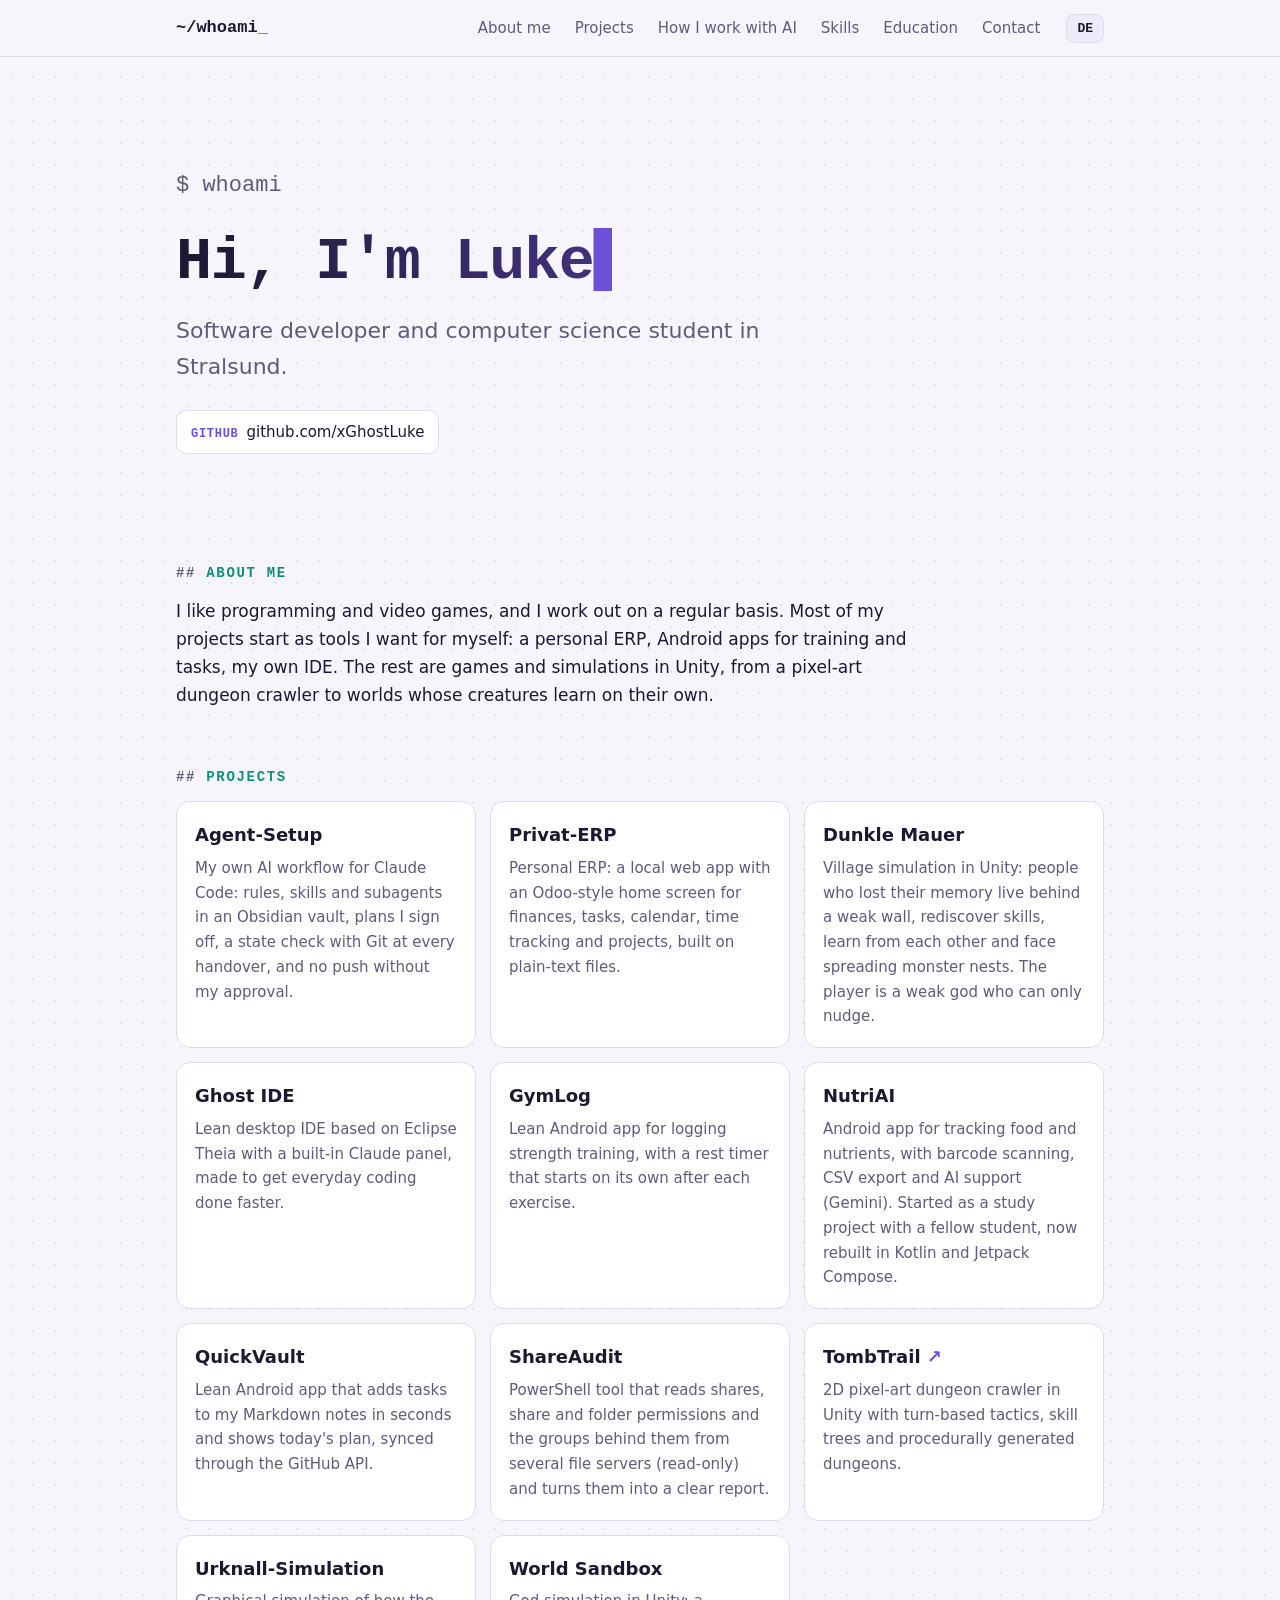
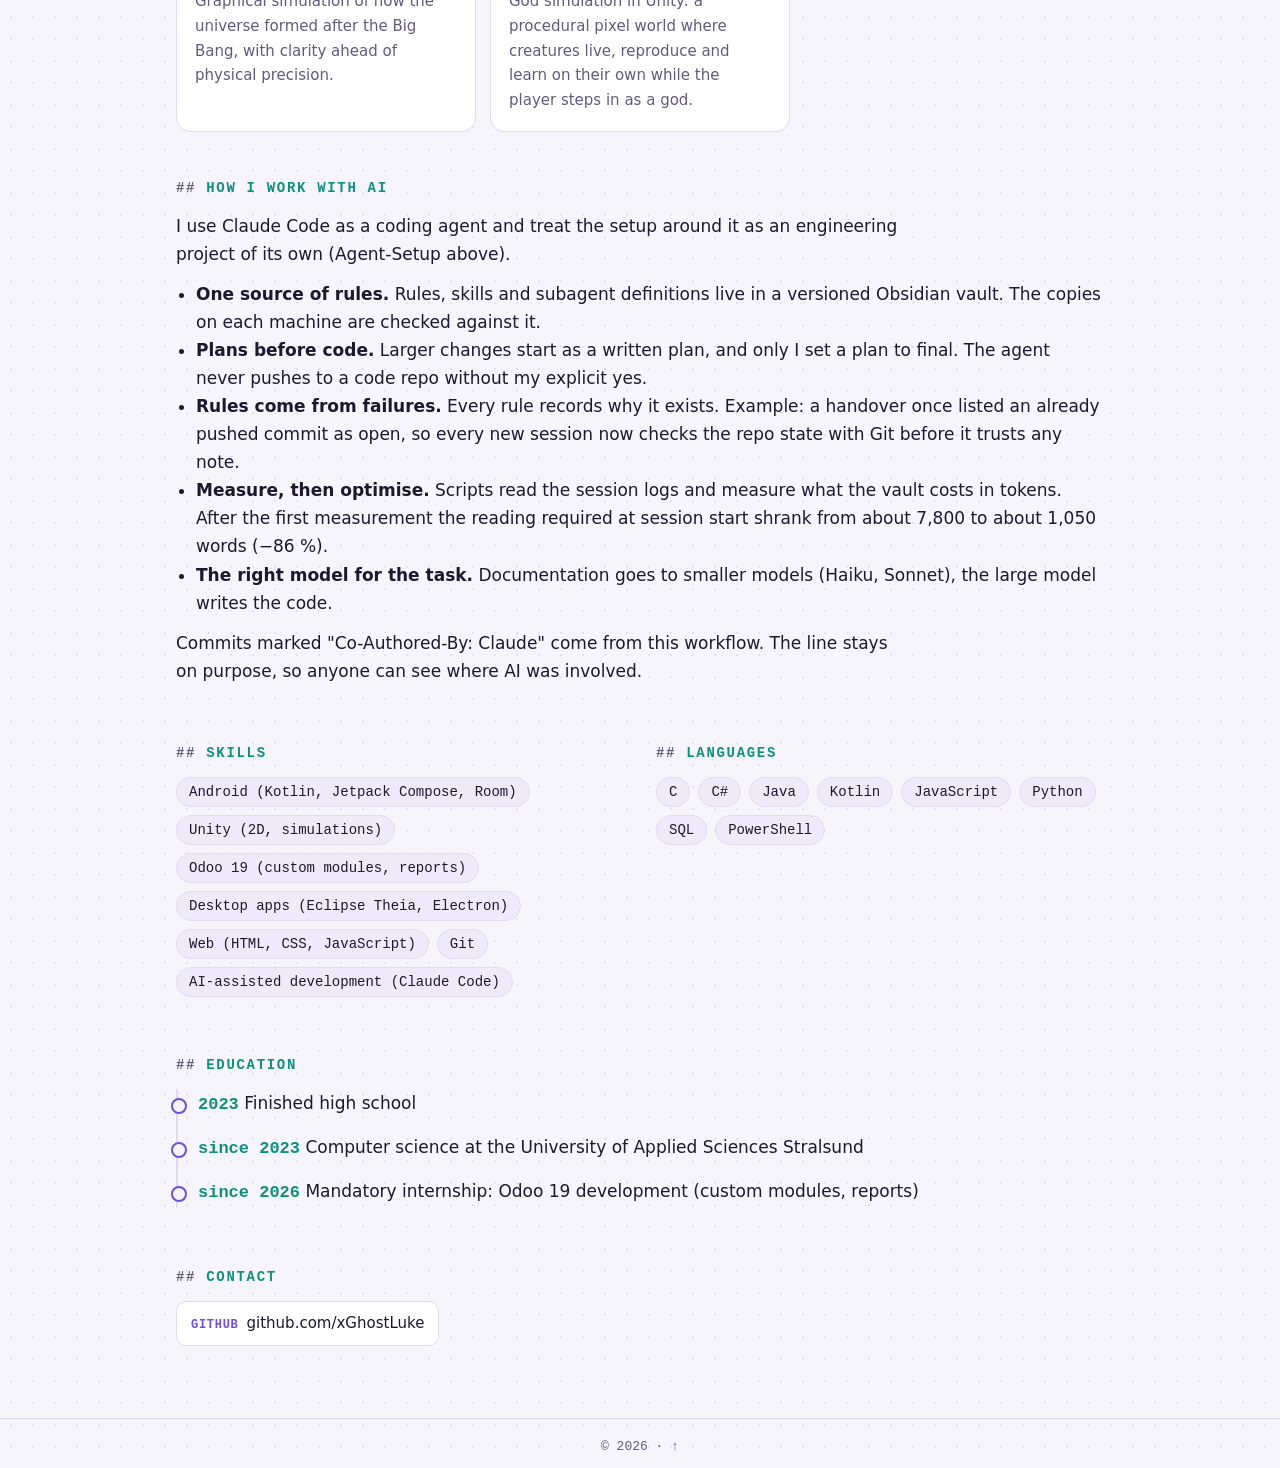
<file: index.html>
<!doctype html>
<!-- Gebaut vom Privat-ERP (App Website) aus der Vault-Notiz. Änderungen dort machen, nicht hier. -->
<html lang="en" data-lang="en">
<head>
<meta charset="utf-8">
<meta name="viewport" content="width=device-width, initial-scale=1">
<title>WhoAmI</title>
<meta name="description" content="Software developer and computer science student in Stralsund.">
<link rel="stylesheet" href="css/style.css">
<script src="js/script.js" defer></script>
</head>
<body>
<header class="top">
  <div class="bar">
    <a class="brand" href="#top">~/whoami</a>
    <nav class="wide" aria-label="Sections"><ul><li><a href="#about"><span class="l-en" lang="en">About me</span><span class="l-de" lang="de">Über mich</span></a></li>
<li><a href="#projects"><span class="l-en" lang="en">Projects</span><span class="l-de" lang="de">Projekte</span></a></li>
<li><a href="#ai"><span class="l-en" lang="en">How I work with AI</span><span class="l-de" lang="de">Wie ich mit KI arbeite</span></a></li>
<li><a href="#skills">Skills</a></li>
<li><a href="#education"><span class="l-en" lang="en">Education</span><span class="l-de" lang="de">Ausbildung</span></a></li>
<li><a href="#contact"><span class="l-en" lang="en">Contact</span><span class="l-de" lang="de">Kontakt</span></a></li></ul></nav>
    <button type="button" class="lang" id="lang"  aria-label="Sprache wechseln / switch language"><span class="l-en">DE</span><span class="l-de">EN</span></button>
    <details class="narrow">
      <summary aria-label="Menu">☰</summary>
      <nav aria-label="Sections"><ul><li><a href="#about"><span class="l-en" lang="en">About me</span><span class="l-de" lang="de">Über mich</span></a></li>
<li><a href="#projects"><span class="l-en" lang="en">Projects</span><span class="l-de" lang="de">Projekte</span></a></li>
<li><a href="#ai"><span class="l-en" lang="en">How I work with AI</span><span class="l-de" lang="de">Wie ich mit KI arbeite</span></a></li>
<li><a href="#skills">Skills</a></li>
<li><a href="#education"><span class="l-en" lang="en">Education</span><span class="l-de" lang="de">Ausbildung</span></a></li>
<li><a href="#contact"><span class="l-en" lang="en">Contact</span><span class="l-de" lang="de">Kontakt</span></a></li></ul></nav>
    </details>
  </div>
</header>

<main id="top">
  <section class="hero">
    <p class="prompt">$ whoami</p>
    <h1 id="headline" data-en="Hi, I&#x27;m Luke" data-de="Hi, ich bin Luke"><span class="l-en" lang="en">Hi, I&#x27;m Luke</span><span class="l-de" lang="de">Hi, ich bin Luke</span></h1>
    <p class="l-en" lang="en">Software developer and computer science student in Stralsund.</p><p class="l-de" lang="de">Softwareentwickler und Informatikstudent in Stralsund.</p>
    <div class="contacts"><a class="contact" href="https://github.com/xGhostLuke" rel="noopener"><span>GitHub</span>github.com/xGhostLuke</a></div>
  </section>
  <section id="about" class=""><h2><span class="l-en" lang="en">About me</span><span class="l-de" lang="de">Über mich</span></h2><div class="l-en" lang="en"><p>I like programming and video games, and I work out on a regular basis. Most of my projects start as tools I want for myself: a personal ERP, Android apps for training and tasks, my own IDE. The rest are games and simulations in Unity, from a pixel-art dungeon crawler to worlds whose creatures learn on their own.</p></div><div class="l-de" lang="de"><p>Ich programmiere gern, spiele Videospiele und mache regelmäßig Sport. Die meisten meiner Projekte beginnen als Werkzeug für mich selbst: ein persönliches ERP, Android-Apps für Training und Aufgaben, eine eigene IDE. Der Rest sind Spiele und Simulationen in Unity, vom Pixel-Art-Dungeon-Crawler bis zu Welten, deren Kreaturen selbst lernen.</p></div></section>
  <section id="projects"><h2><span class="l-en" lang="en">Projects</span><span class="l-de" lang="de">Projekte</span></h2><div class="projects"><article class="project"><h3>Agent-Setup</h3><p class="l-en" lang="en">My own AI workflow for Claude Code: rules, skills and subagents in an Obsidian vault, plans I sign off, a state check with Git at every handover, and no push without my approval.</p><p class="l-de" lang="de">Eigener KI-Workflow für Claude Code: Regeln, Skills und Subagenten in einem Obsidian-Vault, Pläne, die ich freigebe, eine Zustandsprüfung per Git bei jeder Übergabe und Push nur nach meinem Ja.</p></article><article class="project"><h3>Privat-ERP</h3><p class="l-en" lang="en">Personal ERP: a local web app with an Odoo-style home screen for finances, tasks, calendar, time tracking and projects, built on plain-text files.</p><p class="l-de" lang="de">Persönliches ERP: lokale Web-App mit Startbildschirm wie in Odoo für Finanzen, Aufgaben, Kalender, Zeiterfassung und Projekte, auf Basis von Textdateien.</p></article><article class="project"><h3>Dunkle Mauer</h3><p class="l-en" lang="en">Village simulation in Unity: people who lost their memory live behind a weak wall, rediscover skills, learn from each other and face spreading monster nests. The player is a weak god who can only nudge.</p><p class="l-de" lang="de">Dorf-Simulation in Unity: Menschen ohne Gedächtnis leben hinter einer schwachen Mauer, entdecken Fähigkeiten neu, lernen voneinander und stellen sich wachsenden Monsternestern. Der Spieler ist ein schwacher Gott, der nur anstupst.</p></article><article class="project"><h3>Ghost IDE</h3><p class="l-en" lang="en">Lean desktop IDE based on Eclipse Theia with a built-in Claude panel, made to get everyday coding done faster.</p><p class="l-de" lang="de">Schlanke Desktop-IDE auf Basis von Eclipse Theia mit eingebautem Claude-Panel, gebaut für schnelleres Arbeiten im Alltag.</p></article><article class="project"><h3>GymLog</h3><p class="l-en" lang="en">Lean Android app for logging strength training, with a rest timer that starts on its own after each exercise.</p><p class="l-de" lang="de">Schlanke Android-App zum Mitschreiben von Krafttraining, mit Pausentimer, der nach jeder Übung von selbst startet.</p></article><article class="project"><h3>NutriAI</h3><p class="l-en" lang="en">Android app for tracking food and nutrients, with barcode scanning, CSV export and AI support (Gemini). Started as a study project with a fellow student, now rebuilt in Kotlin and Jetpack Compose.</p><p class="l-de" lang="de">Android-App zum Erfassen von Essen und Nährwerten, mit Barcode-Scan, CSV-Export und KI-Unterstützung (Gemini). Begonnen als Studienprojekt mit einem Kommilitonen, inzwischen neu gebaut in Kotlin und Jetpack Compose.</p></article><article class="project"><h3>QuickVault</h3><p class="l-en" lang="en">Lean Android app that adds tasks to my Markdown notes in seconds and shows today&#x27;s plan, synced through the GitHub API.</p><p class="l-de" lang="de">Schlanke Android-App, die Aufgaben in Sekunden in meine Markdown-Notizen schreibt und den Tagesplan zeigt, Sync über die GitHub-API.</p></article><article class="project"><h3>ShareAudit</h3><p class="l-en" lang="en">PowerShell tool that reads shares, share and folder permissions and the groups behind them from several file servers (read-only) and turns them into a clear report.</p><p class="l-de" lang="de">PowerShell-Werkzeug, das Freigaben, Freigabe- und Ordnerrechte samt berechtigten Gruppen von mehreren Dateiservern nur lesend ausliest und daraus einen übersichtlichen Bericht baut.</p></article><article class="project"><h3><a href="https://github.com/xGhostLuke/TombTrail" rel="noopener">TombTrail</a></h3><p class="l-en" lang="en">2D pixel-art dungeon crawler in Unity with turn-based tactics, skill trees and procedurally generated dungeons.</p><p class="l-de" lang="de">2D-Pixel-Art-Dungeon-Crawler in Unity mit rundenbasierter Taktik, Skilltrees und prozedural erzeugten Dungeons.</p></article><article class="project"><h3>Urknall-Simulation</h3><p class="l-en" lang="en">Graphical simulation of how the universe formed after the Big Bang, with clarity ahead of physical precision.</p><p class="l-de" lang="de">Grafische Simulation, wie aus dem Urknall das Universum entstand, Anschaulichkeit vor physikalischer Exaktheit.</p></article><article class="project"><h3>World Sandbox</h3><p class="l-en" lang="en">God simulation in Unity: a procedural pixel world where creatures live, reproduce and learn on their own while the player steps in as a god.</p><p class="l-de" lang="de">God-Simulation in Unity: eine prozedurale Pixel-Welt, in der Kreaturen selbstständig leben, sich vermehren und lernen, während der Spieler als Gott eingreift.</p></article></div></section>
  <section id="ai" class=""><h2><span class="l-en" lang="en">How I work with AI</span><span class="l-de" lang="de">Wie ich mit KI arbeite</span></h2><div class="l-en" lang="en"><p>I use Claude Code as a coding agent and treat the setup around it as an engineering project of its own (Agent-Setup above).</p>
<ul><li><strong>One source of rules.</strong> Rules, skills and subagent definitions live in a versioned Obsidian vault. The copies on each machine are checked against it.</li><li><strong>Plans before code.</strong> Larger changes start as a written plan, and only I set a plan to final. The agent never pushes to a code repo without my explicit yes.</li><li><strong>Rules come from failures.</strong> Every rule records why it exists. Example: a handover once listed an already pushed commit as open, so every new session now checks the repo state with Git before it trusts any note.</li><li><strong>Measure, then optimise.</strong> Scripts read the session logs and measure what the vault costs in tokens. After the first measurement the reading required at session start shrank from about 7,800 to about 1,050 words (−86 %).</li><li><strong>The right model for the task.</strong> Documentation goes to smaller models (Haiku, Sonnet), the large model writes the code.</li></ul>
<p>Commits marked &quot;Co-Authored-By: Claude&quot; come from this workflow. The line stays on purpose, so anyone can see where AI was involved.</p></div><div class="l-de" lang="de"><p>Ich nutze Claude Code als Coding-Agenten und behandle das Setup drumherum als eigenes Engineering-Projekt (Agent-Setup oben).</p>
<ul><li><strong>Eine Quelle für die Regeln.</strong> Regeln, Skills und Subagenten liegen versioniert in einem Obsidian-Vault. Die Kopien auf jedem Rechner werden dagegen geprüft.</li><li><strong>Erst der Plan, dann der Code.</strong> Größere Änderungen beginnen als schriftlicher Plan, festlegen kann ihn nur ich. Der Agent pusht nie ohne mein ausdrückliches Ja in ein Code-Repo.</li><li><strong>Regeln entstehen aus Fehlern.</strong> Jede Regel hält fest, warum es sie gibt. Beispiel: Eine Übergabe führte einmal einen längst gepushten Commit als offen. Seitdem prüft jede neue Sitzung den Stand der Repos per Git, bevor sie einer Notiz glaubt.</li><li><strong>Erst messen, dann optimieren.</strong> Skripte werten die Sitzungsprotokolle aus und messen, was der Vault an Tokens kostet. Nach der ersten Messung schrumpfte die Pflichtlektüre beim Sitzungsstart von etwa 7.800 auf etwa 1.050 Wörter (−86 %).</li><li><strong>Das passende Modell je Aufgabe.</strong> Doku übernehmen kleinere Modelle (Haiku, Sonnet), den Code schreibt das große Modell.</li></ul>
<p>Commits mit „Co-Authored-By: Claude“ entstehen in diesem Workflow. Die Zeile bleibt mit Absicht stehen, damit man sieht, wo KI beteiligt war.</p></div></section>
  <div id="skills" class="split"><section id="skills" class="chips"><h2>Skills</h2><div><ul><li>Android (Kotlin, Jetpack Compose, Room)</li><li>Unity (2D, simulations)</li><li>Odoo 19 (custom modules, reports)</li><li>Desktop apps (Eclipse Theia, Electron)</li><li>Web (HTML, CSS, JavaScript)</li><li>Git</li><li>AI-assisted development (Claude Code)</li></ul></div></section><section id="languages" class="chips"><h2><span class="l-en" lang="en">Languages</span><span class="l-de" lang="de">Sprachen</span></h2><div><ul><li>C</li><li>C#</li><li>Java</li><li>Kotlin</li><li>JavaScript</li><li>Python</li><li>SQL</li><li>PowerShell</li></ul></div></section></div>
  <section id="education" class="timeline"><h2><span class="l-en" lang="en">Education</span><span class="l-de" lang="de">Ausbildung</span></h2><div class="l-en" lang="en"><ul><li><strong>2023</strong> Finished high school</li><li><strong>since 2023</strong> Computer science at the University of Applied Sciences Stralsund</li><li><strong>since 2026</strong> Mandatory internship: Odoo 19 development (custom modules, reports)</li></ul></div><div class="l-de" lang="de"><ul><li><strong>2023</strong> Abitur</li><li><strong>seit 2023</strong> Informatikstudium an der Hochschule Stralsund</li><li><strong>seit 2026</strong> Pflichtpraktikum: Odoo-19-Entwicklung (eigene Module, Berichte)</li></ul></div></section>
  <section id="contact"><h2><span class="l-en" lang="en">Contact</span><span class="l-de" lang="de">Kontakt</span></h2><div class="contacts"><a class="contact" href="https://github.com/xGhostLuke" rel="noopener"><span>GitHub</span>github.com/xGhostLuke</a></div></section>
</main>

<footer>
  <p>© 2026 · <a href="#top">↑</a></p>
</footer>
</body>
</html>
</file>
<file: css/style.css>
/* WhoAmI: gebaut vom Privat-ERP (App Website). Ohne externe Schriften, damit keine Daten an Dritte gehen. */
:root {
  --bg: #0e0b18; --bg2: #161126; --card: #1b1530; --ink: #ece9f5; --muted: #a59fbd; --line: #2d2547;
  --accent: #a78bfa; --accent2: #5eead4; --dot: rgba(167, 139, 250, .14);
  --mono: ui-monospace, "Cascadia Code", "SF Mono", Menlo, Consolas, monospace;
  --sans: system-ui, -apple-system, "Segoe UI", Roboto, sans-serif;
  color-scheme: dark;
}
@media (prefers-color-scheme: light) {
  :root {
    --bg: #f7f5fc; --bg2: #efeaf9; --card: #fff; --ink: #1d1830; --muted: #625a7a; --line: #e0d9f0;
    --accent: #6d4fd8; --accent2: #0f8f7e; --dot: rgba(109, 79, 216, .12); color-scheme: light;
  }
}
* { box-sizing: border-box; }
[hidden] { display: none !important; }
html { scroll-behavior: smooth; scroll-padding-top: 72px; }
@media (prefers-reduced-motion: reduce) { html { scroll-behavior: auto; } }
body {
  margin: 0; color: var(--ink); font: 17px/1.65 var(--sans);
  background: radial-gradient(var(--dot) 1px, transparent 1px) 0 0 / 22px 22px, var(--bg);
}
a { color: var(--accent); text-underline-offset: 3px; }
a:hover { color: var(--accent2); }
code { font-family: var(--mono); font-size: .9em; }

/* Sprache: data-lang auf <html> blendet die andere aus; ohne JS bleibt Englisch */
[data-lang="en"] .l-de, [data-lang="de"] .l-en { display: none; }

/* Kopfleiste */
.top { position: sticky; top: 0; z-index: 10; background: color-mix(in srgb, var(--bg) 85%, transparent);
  backdrop-filter: blur(8px); border-bottom: 1px solid var(--line); }
.bar { max-width: 960px; margin: 0 auto; padding: 0 16px; height: 56px; display: flex; align-items: center; gap: 16px; }
.brand { font-family: var(--mono); font-weight: 700; color: var(--ink); text-decoration: none; margin-right: auto; }
.brand::after { content: "_"; color: var(--accent); animation: blink 1.1s steps(1) infinite; }
nav ul { list-style: none; margin: 0; padding: 0; display: flex; gap: 4px; }
nav a { display: block; padding: 6px 10px; border-radius: 8px; color: var(--muted); text-decoration: none; font-size: 15px; }
nav a:hover { color: var(--ink); background: var(--bg2); }
.lang { font: 600 13px var(--mono); color: var(--ink); background: var(--bg2); border: 1px solid var(--line);
  border-radius: 8px; padding: 6px 10px; cursor: pointer; }
.lang:hover { border-color: var(--accent); }
.narrow { display: none; position: relative; }
.narrow summary { list-style: none; cursor: pointer; font-size: 22px; padding: 4px 8px; border-radius: 8px; }
.narrow summary::-webkit-details-marker { display: none; }
.narrow[open] summary { background: var(--bg2); }
.narrow nav { position: absolute; right: 0; top: calc(100% + 8px); background: var(--card); border: 1px solid var(--line);
  border-radius: 12px; padding: 6px; min-width: 190px; box-shadow: 0 12px 30px rgba(0, 0, 0, .35); }
.narrow ul { flex-direction: column; }
.narrow a { padding: 10px 12px; font-size: 16px; }
@media (max-width: 720px) {
  .wide { display: none; }
  .narrow { display: block; }
}

/* Inhalt */
main { max-width: 960px; margin: 0 auto; padding: 0 16px 64px; }
section { padding: 40px 0 8px; }
h2 { font: 700 14px var(--mono); text-transform: uppercase; letter-spacing: .12em; color: var(--accent2); margin: 0 0 16px; }
h2::before { content: "## "; color: var(--muted); }
section p { margin: 0 0 12px; max-width: 68ch; }
section ul { margin: 0 0 12px; padding-left: 20px; }

.hero { padding: 72px 0 32px; min-height: 52vh; display: flex; flex-direction: column; justify-content: center; }
.prompt { font-family: var(--mono); color: var(--muted); margin: 0 0 8px; }
h1 { font: 700 clamp(32px, 7vw, 60px)/1.15 var(--mono); margin: 0 0 16px; letter-spacing: -.02em; min-height: 1.15em;
  background: linear-gradient(90deg, var(--ink), var(--accent)); -webkit-background-clip: text; background-clip: text; color: transparent; }
h1.typing::after { content: "▌"; color: var(--accent); -webkit-text-fill-color: var(--accent); animation: blink 1s steps(1) infinite; }
.hero > p, .hero > .l-en, .hero > .l-de { font-size: clamp(18px, 2.6vw, 22px); color: var(--muted); max-width: 46ch; margin: 0 0 24px; }
@keyframes blink { 50% { opacity: 0; } }

.contacts { display: flex; flex-wrap: wrap; gap: 10px; }
.contact { display: inline-flex; align-items: baseline; gap: 8px; padding: 9px 14px; border: 1px solid var(--line);
  border-radius: 10px; background: var(--card); color: var(--ink); text-decoration: none; font-size: 15px; }
.contact span { font: 600 12px var(--mono); color: var(--accent); text-transform: uppercase; letter-spacing: .06em; }
a.contact:hover { border-color: var(--accent); color: var(--ink); transform: translateY(-1px); }

.projects { display: grid; gap: 14px; grid-template-columns: repeat(auto-fill, minmax(min(100%, 260px), 1fr)); }
.project { background: var(--card); border: 1px solid var(--line); border-radius: 14px; padding: 18px; transition: border-color .15s, transform .15s; }
.project:hover { border-color: var(--accent); transform: translateY(-2px); }
.project h3 { margin: 0 0 6px; font-size: 18px; }
.project h3 a { color: var(--ink); text-decoration: none; }
.project h3 a::after { content: " ↗"; color: var(--accent); }
.project p { margin: 0; color: var(--muted); font-size: 15px; }

.split { display: grid; gap: 0 32px; grid-template-columns: repeat(auto-fit, minmax(min(100%, 300px), 1fr)); }
.chips ul { list-style: none; padding: 0; display: flex; flex-wrap: wrap; gap: 8px; }
.chips li { font: 14px var(--mono); padding: 6px 12px; border-radius: 999px; background: var(--bg2); border: 1px solid var(--line); }

.timeline ul { list-style: none; padding: 0 0 0 20px; border-left: 2px solid var(--line); }
.timeline li { position: relative; margin: 0 0 14px; }
.timeline li::before { content: ""; position: absolute; left: -27px; top: .55em; width: 12px; height: 12px; border-radius: 50%;
  background: var(--bg); border: 2px solid var(--accent); }
.timeline strong { color: var(--accent2); font-family: var(--mono); font-weight: 600; }

footer { border-top: 1px solid var(--line); text-align: center; color: var(--muted); font: 13px var(--mono); padding: 20px 16px; }
footer p { margin: 0; }
footer a { text-decoration: none; }
</file>
